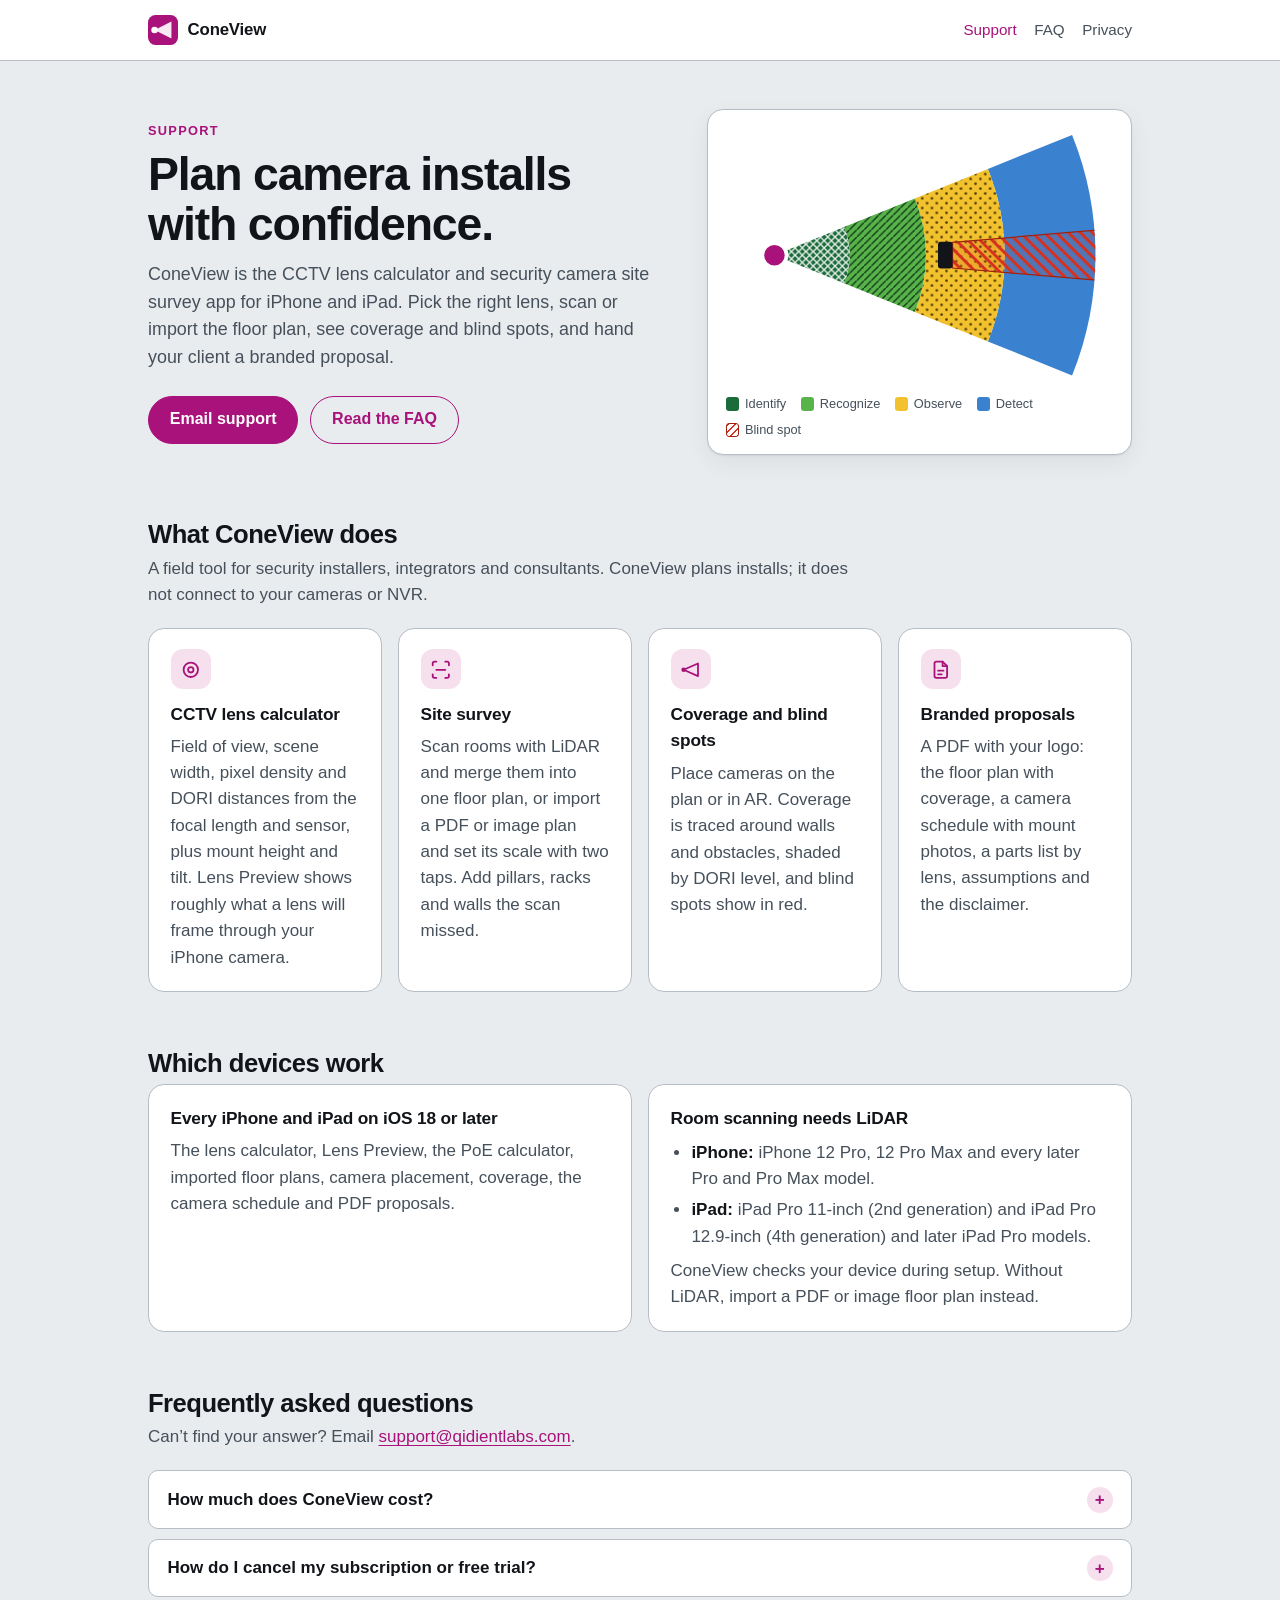
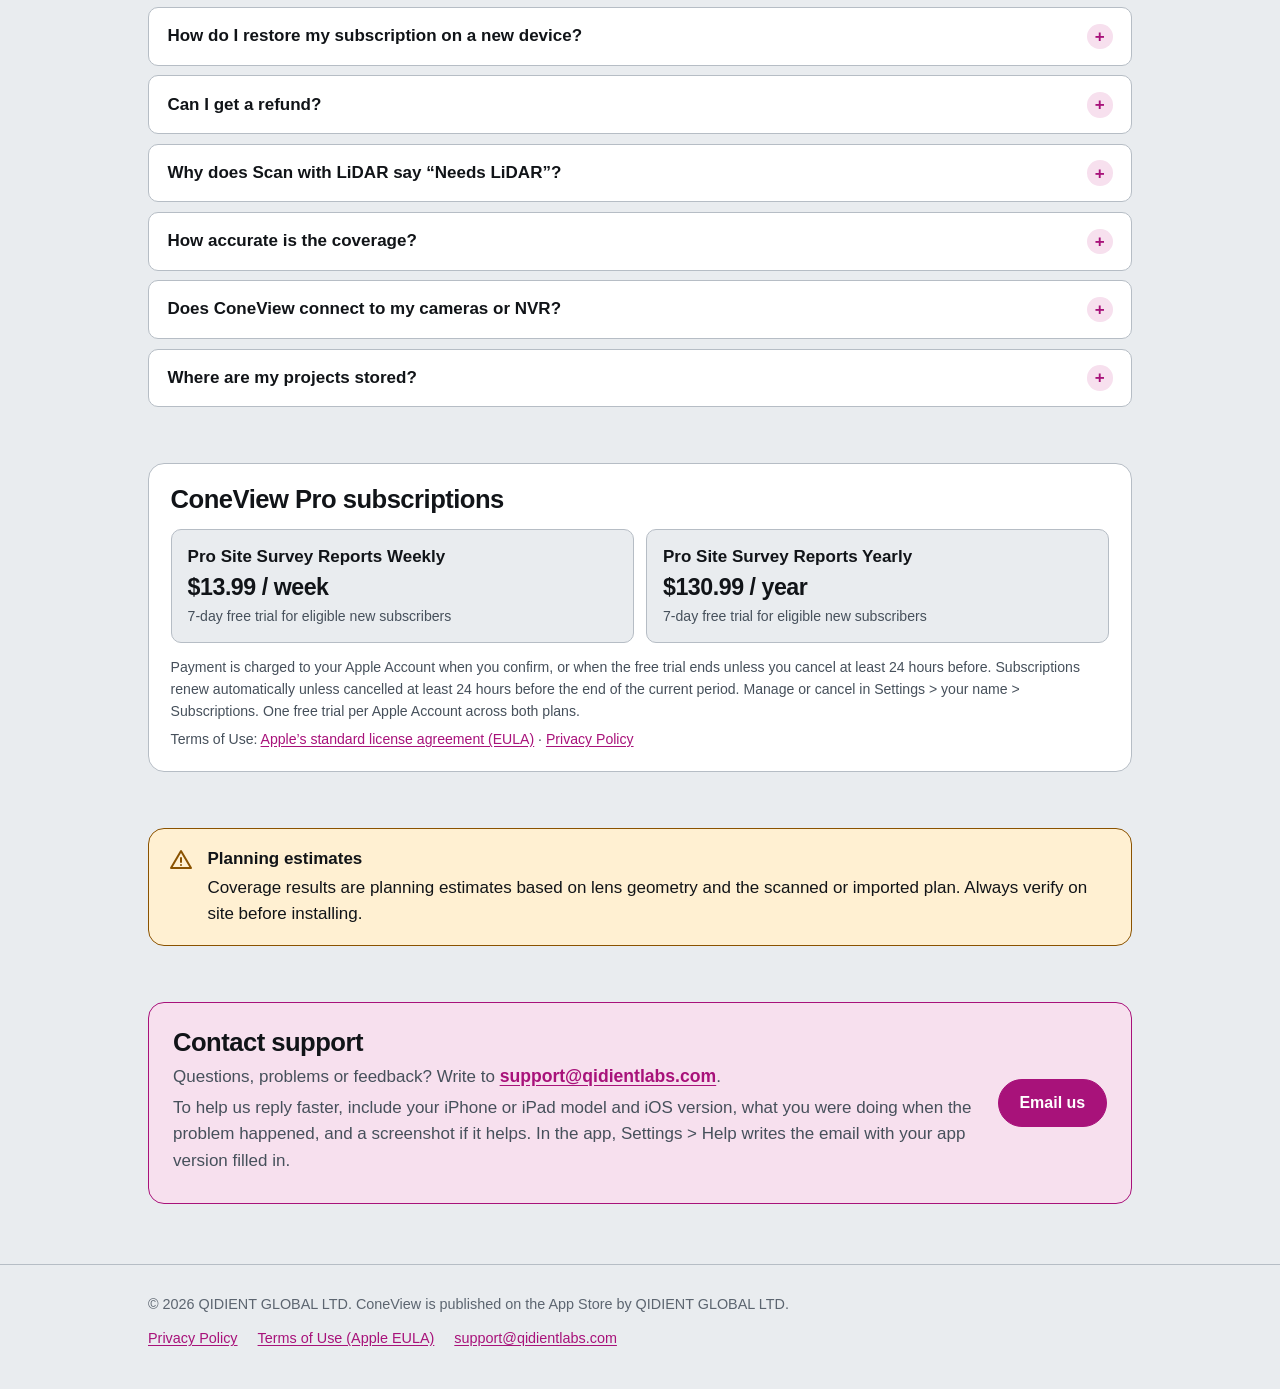
<file: index.html>
<!doctype html>
<html lang="en">
<head>
  <meta charset="utf-8">
  <meta name="viewport" content="width=device-width, initial-scale=1">
  <title>ConeView Support · CCTV Lens Calculator &amp; Site Survey</title>
  <meta name="description" content="Help for ConeView, the CCTV lens calculator and security camera site survey app for iPhone and iPad: LiDAR devices, subscriptions, cancelling, restoring purchases and contacting support.">
  <meta name="color-scheme" content="light dark">
  <link rel="icon" href="data:image/svg+xml,%3Csvg xmlns='http://www.w3.org/2000/svg' viewBox='0 0 32 32'%3E%3Crect width='32' height='32' rx='8' fill='%23A8127A'/%3E%3Cpath d='M7 16 25 7v18z' fill='%23fff' opacity='.9'/%3E%3Ccircle cx='7' cy='16' r='3.5' fill='%23fff'/%3E%3C/svg%3E">
  <link rel="stylesheet" href="styles.css">
</head>
<body>
  <a class="skip" href="#main">Skip to content</a>

  <header class="topbar">
    <div class="wrap">
      <a class="brand" href="index.html" aria-label="ConeView support home">
        <svg viewBox="0 0 32 32" aria-hidden="true"><rect width="32" height="32" rx="8" fill="#A8127A"/><path d="M7 16 25 7v18z" fill="#fff" opacity=".9"/><circle cx="7" cy="16" r="3.5" fill="#fff"/></svg>
        ConeView
      </a>
      <nav class="topnav" aria-label="Site">
        <a href="index.html" aria-current="page">Support</a>
        <a class="wide" href="#faq">FAQ</a>
        <a href="privacy.html">Privacy</a>
      </nav>
    </div>
  </header>

  <main id="main">
    <section class="hero">
      <div class="wrap">
        <div>
          <p class="eyebrow">Support</p>
          <h1>Plan camera installs with confidence.</h1>
          <p class="lede">ConeView is the CCTV lens calculator and security camera site survey app for iPhone and iPad. Pick the right lens, scan or import the floor plan, see coverage and blind spots, and hand your client a branded proposal.</p>
          <div class="actions">
            <a class="button primary" href="mailto:support@qidientlabs.com?subject=ConeView%20support">Email support</a>
            <a class="button secondary" href="#faq">Read the FAQ</a>
          </div>
        </div>
        <figure class="figure">
          <svg viewBox="0 0 320 210" role="img" aria-labelledby="cone-title">
            <title id="cone-title">A camera's coverage cone split into Identify, Recognize, Observe and Detect bands, with a pillar casting a blind spot.</title>
            <defs>
              <pattern id="p-identify" width="6" height="6" patternUnits="userSpaceOnUse">
                <rect width="6" height="6" fill="#1C6B3A"/>
                <path d="M0 6 6 0M0 0 6 6" stroke="#fff" stroke-opacity=".9" stroke-width="1.1"/>
              </pattern>
              <pattern id="p-recognize" width="6" height="6" patternUnits="userSpaceOnUse">
                <rect width="6" height="6" fill="#57B34A"/>
                <path d="M0 6 6 0" stroke="#06260C" stroke-opacity=".9" stroke-width="1.1"/>
              </pattern>
              <pattern id="p-observe" width="8" height="8" patternUnits="userSpaceOnUse">
                <rect width="8" height="8" fill="#F2C12E"/>
                <circle cx="2" cy="2" r="1.1" fill="#3D2D00" fill-opacity=".9"/>
                <circle cx="6" cy="6" r="1.1" fill="#3D2D00" fill-opacity=".9"/>
              </pattern>
              <pattern id="p-blind" width="7" height="7" patternUnits="userSpaceOnUse" patternTransform="rotate(135)">
                <rect width="7" height="7" fill="#D7301F" fill-opacity=".16"/>
                <rect width="2.4" height="7" fill="#D7301F"/>
              </pattern>
              <clipPath id="cone-clip">
                <path d="M40 105 285.7 5.7A265 265 0 0 1 285.7 204.3Z"/>
              </clipPath>
            </defs>
            <path d="M216.2 33.8 285.7 5.7A265 265 0 0 1 285.7 204.3L216.2 176.2A190 190 0 0 0 216.2 33.8Z" fill="#3A82CF"/>
            <path d="M155.9 58.2 216.2 33.8A190 190 0 0 1 216.2 176.2L155.9 151.8A125 125 0 0 0 155.9 58.2Z" fill="url(#p-observe)"/>
            <path d="M97.5 81.8 155.9 58.2A125 125 0 0 1 155.9 151.8L97.5 128.2A62 62 0 0 0 97.5 81.8Z" fill="url(#p-recognize)"/>
            <path d="M40 105 97.5 81.8A62 62 0 0 1 97.5 128.2Z" fill="url(#p-identify)"/>
            <g clip-path="url(#cone-clip)">
              <path d="M187 94.4 306 84.3V125.7L187 115.6Z" fill="url(#p-blind)" stroke="#A3200F" stroke-width="1"/>
            </g>
            <rect x="175" y="94" width="12" height="22" rx="2" fill="#111418"/>
            <circle cx="40" cy="105" r="10" fill="#A8127A" stroke="#fff" stroke-width="3"/>
          </svg>
          <ul class="legend" aria-label="Coverage legend">
            <li><span class="swatch sw-identify"></span>Identify</li>
            <li><span class="swatch sw-recognize"></span>Recognize</li>
            <li><span class="swatch sw-observe"></span>Observe</li>
            <li><span class="swatch sw-detect"></span>Detect</li>
            <li><span class="swatch sw-blind"></span>Blind spot</li>
          </ul>
        </figure>
      </div>
    </section>

    <section class="section" aria-labelledby="what">
      <div class="wrap">
        <h2 id="what">What ConeView does</h2>
        <p class="intro">A field tool for security installers, integrators and consultants. ConeView plans installs; it does not connect to your cameras or NVR.</p>
        <div class="grid">
          <article class="card">
            <span class="icon" aria-hidden="true"><svg viewBox="0 0 24 24" fill="none" stroke="currentColor" stroke-width="2" stroke-linecap="round" stroke-linejoin="round"><circle cx="12" cy="12" r="8"/><circle cx="12" cy="12" r="3"/></svg></span>
            <h3>CCTV lens calculator</h3>
            <p>Field of view, scene width, pixel density and DORI distances from the focal length and sensor, plus mount height and tilt. Lens Preview shows roughly what a lens will frame through your iPhone camera.</p>
          </article>
          <article class="card">
            <span class="icon" aria-hidden="true"><svg viewBox="0 0 24 24" fill="none" stroke="currentColor" stroke-width="2" stroke-linecap="round" stroke-linejoin="round"><path d="M3 7V5a2 2 0 0 1 2-2h2M17 3h2a2 2 0 0 1 2 2v2M21 17v2a2 2 0 0 1-2 2h-2M7 21H5a2 2 0 0 1-2-2v-2"/><path d="M7 12h10"/></svg></span>
            <h3>Site survey</h3>
            <p>Scan rooms with LiDAR and merge them into one floor plan, or import a PDF or image plan and set its scale with two taps. Add pillars, racks and walls the scan missed.</p>
          </article>
          <article class="card">
            <span class="icon" aria-hidden="true"><svg viewBox="0 0 24 24" fill="none" stroke="currentColor" stroke-width="2" stroke-linecap="round" stroke-linejoin="round"><path d="M4 12 20 5v14z"/><circle cx="4" cy="12" r="1.5"/></svg></span>
            <h3>Coverage and blind spots</h3>
            <p>Place cameras on the plan or in AR. Coverage is traced around walls and obstacles, shaded by DORI level, and blind spots show in red.</p>
          </article>
          <article class="card">
            <span class="icon" aria-hidden="true"><svg viewBox="0 0 24 24" fill="none" stroke="currentColor" stroke-width="2" stroke-linecap="round" stroke-linejoin="round"><path d="M14 3H7a2 2 0 0 0-2 2v14a2 2 0 0 0 2 2h10a2 2 0 0 0 2-2V8z"/><path d="M14 3v5h5M9 13h6M9 17h4"/></svg></span>
            <h3>Branded proposals</h3>
            <p>A PDF with your logo: the floor plan with coverage, a camera schedule with mount photos, a parts list by lens, assumptions and the disclaimer.</p>
          </article>
        </div>
      </div>
    </section>

    <section class="section" aria-labelledby="devices">
      <div class="wrap">
        <h2 id="devices">Which devices work</h2>
        <div class="split">
          <div class="card">
            <h3>Every iPhone and iPad on iOS 18 or later</h3>
            <p>The lens calculator, Lens Preview, the PoE calculator, imported floor plans, camera placement, coverage, the camera schedule and PDF proposals.</p>
          </div>
          <div class="card">
            <h3>Room scanning needs LiDAR</h3>
            <ul>
              <li><strong>iPhone:</strong> iPhone 12 Pro, 12 Pro Max and every later Pro and Pro Max model.</li>
              <li><strong>iPad:</strong> iPad Pro 11-inch (2nd generation) and iPad Pro 12.9-inch (4th generation) and later iPad Pro models.</li>
            </ul>
            <p>ConeView checks your device during setup. Without LiDAR, import a PDF or image floor plan instead.</p>
          </div>
        </div>
      </div>
    </section>

    <section class="section" id="faq" aria-labelledby="faq-title">
      <div class="wrap">
        <h2 id="faq-title">Frequently asked questions</h2>
        <p class="intro">Can’t find your answer? Email <a href="mailto:support@qidientlabs.com?subject=ConeView%20support">support@qidientlabs.com</a>.</p>
        <div class="faq">
          <details>
            <summary>How much does ConeView cost?</summary>
            <div class="answer">
              <p>All of ConeView’s tools come with ConeView Pro: <strong>$13.99 per week</strong> or <strong>$130.99 per year</strong> (US prices; the App Store shows the price for your country). Eligible new subscribers start with a 7-day free trial, one per Apple Account.</p>
            </div>
          </details>
          <details>
            <summary>How do I cancel my subscription or free trial?</summary>
            <div class="answer">
              <p>Subscriptions are billed and managed by Apple. To cancel, open the <strong>Settings</strong> app, tap your name, then <strong>Subscriptions</strong>, choose <strong>ConeView</strong> and tap <strong>Cancel Subscription</strong>. In ConeView you can also go to Settings &gt; Subscription &gt; Manage subscription.</p>
              <p>Cancel at least 24 hours before the trial or the current period ends to avoid the next charge. Deleting the app does not cancel a subscription.</p>
            </div>
          </details>
          <details>
            <summary>How do I restore my subscription on a new device?</summary>
            <div class="answer">
              <p>Sign in with the Apple Account you subscribed with, open ConeView and tap <strong>Restore Purchases</strong> on the subscription screen, or go to Settings &gt; Subscription &gt; Restore purchases. You don’t need an account with us.</p>
            </div>
          </details>
          <details>
            <summary>Can I get a refund?</summary>
            <div class="answer">
              <p>Apple handles all payments and refunds. Request one at <a href="https://reportaproblem.apple.com">reportaproblem.apple.com</a>.</p>
            </div>
          </details>
          <details>
            <summary>Why does Scan with LiDAR say “Needs LiDAR”?</summary>
            <div class="answer">
              <p>Room scanning needs a LiDAR sensor (see “Which devices work” above). On other devices, choose <strong>Import plan (PDF or image)</strong> right below it and set the scale by marking two points a known distance apart. Everything else works the same.</p>
            </div>
          </details>
          <details>
            <summary>How accurate is the coverage?</summary>
            <div class="answer">
              <p>Coverage results are planning estimates based on lens geometry and the scanned or imported plan. Always verify on site before installing. DORI levels use the IEC 62676-4 pixel densities.</p>
            </div>
          </details>
          <details>
            <summary>Does ConeView connect to my cameras or NVR?</summary>
            <div class="answer">
              <p>No. ConeView is a planning tool. It does not stream, record or control cameras.</p>
            </div>
          </details>
          <details>
            <summary>Where are my projects stored?</summary>
            <div class="answer">
              <p>Only on your iPhone or iPad. There is no account and no ConeView server. Your device backup (iCloud Backup or a computer backup) includes your projects, so they come back when you restore a backup to a new device. Deleting ConeView deletes them. Read the <a href="privacy.html">privacy policy</a>.</p>
            </div>
          </details>
        </div>
      </div>
    </section>

    <section class="section" id="subscriptions" aria-labelledby="subs-title">
      <div class="wrap">
        <div class="card">
          <h2 id="subs-title">ConeView Pro subscriptions</h2>
          <div class="plans">
            <div class="plan"><span class="name">Pro Site Survey Reports Weekly</span><span class="price">$13.99 / week</span><span class="terms">7-day free trial for eligible new subscribers</span></div>
            <div class="plan"><span class="name">Pro Site Survey Reports Yearly</span><span class="price">$130.99 / year</span><span class="terms">7-day free trial for eligible new subscribers</span></div>
          </div>
          <p class="fine">Payment is charged to your Apple Account when you confirm, or when the free trial ends unless you cancel at least 24 hours before. Subscriptions renew automatically unless cancelled at least 24 hours before the end of the current period. Manage or cancel in Settings &gt; your name &gt; Subscriptions. One free trial per Apple Account across both plans.</p>
          <p class="fine">Terms of Use: <a href="https://www.apple.com/legal/internet-services/itunes/dev/stdeula/">Apple’s standard license agreement (EULA)</a> · <a href="privacy.html">Privacy Policy</a></p>
        </div>
      </div>
    </section>

    <section class="section" aria-label="Coverage disclaimer">
      <div class="wrap">
        <div class="callout">
          <svg viewBox="0 0 24 24" fill="none" stroke="currentColor" stroke-width="2" stroke-linecap="round" stroke-linejoin="round" aria-hidden="true"><path d="M12 3 2 20h20z"/><path d="M12 10v4M12 17h.01"/></svg>
          <p><strong>Planning estimates</strong>Coverage results are planning estimates based on lens geometry and the scanned or imported plan. Always verify on site before installing.</p>
        </div>
      </div>
    </section>

    <section class="section" id="contact" aria-labelledby="contact-title">
      <div class="wrap">
        <div class="contact">
          <div>
            <h2 id="contact-title">Contact support</h2>
            <p>Questions, problems or feedback? Write to <a class="mail" href="mailto:support@qidientlabs.com?subject=ConeView%20support">support@qidientlabs.com</a>.</p>
            <p>To help us reply faster, include your iPhone or iPad model and iOS version, what you were doing when the problem happened, and a screenshot if it helps. In the app, Settings &gt; Help writes the email with your app version filled in.</p>
          </div>
          <a class="button primary" href="mailto:support@qidientlabs.com?subject=ConeView%20support">Email us</a>
        </div>
      </div>
    </section>
  </main>

  <footer class="footer">
    <div class="wrap">
      <p>© 2026 QIDIENT GLOBAL LTD. ConeView is published on the App Store by QIDIENT GLOBAL LTD.</p>
      <nav aria-label="Legal">
        <a href="privacy.html">Privacy Policy</a>
        <a href="https://www.apple.com/legal/internet-services/itunes/dev/stdeula/">Terms of Use (Apple EULA)</a>
        <a href="mailto:support@qidientlabs.com?subject=ConeView%20support">support@qidientlabs.com</a>
      </nav>
    </div>
  </footer>
</body>
</html>
</file>
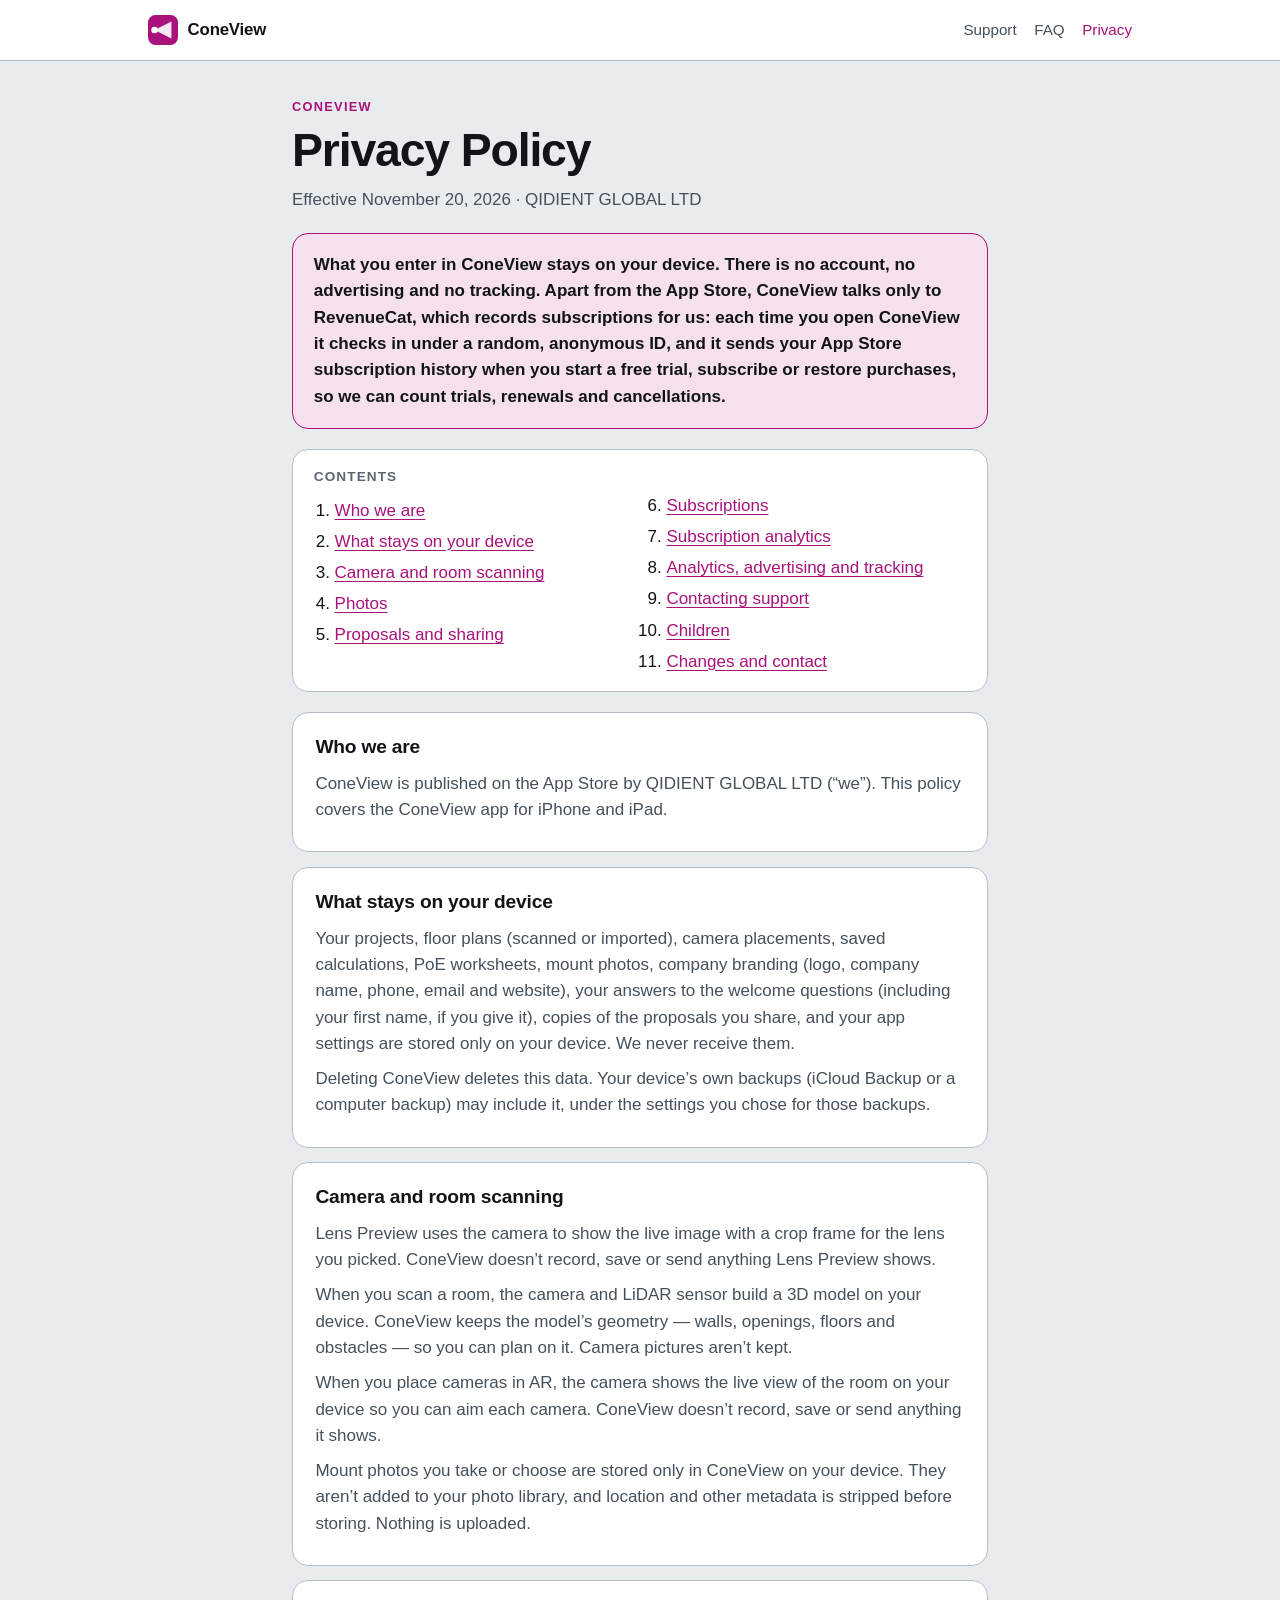
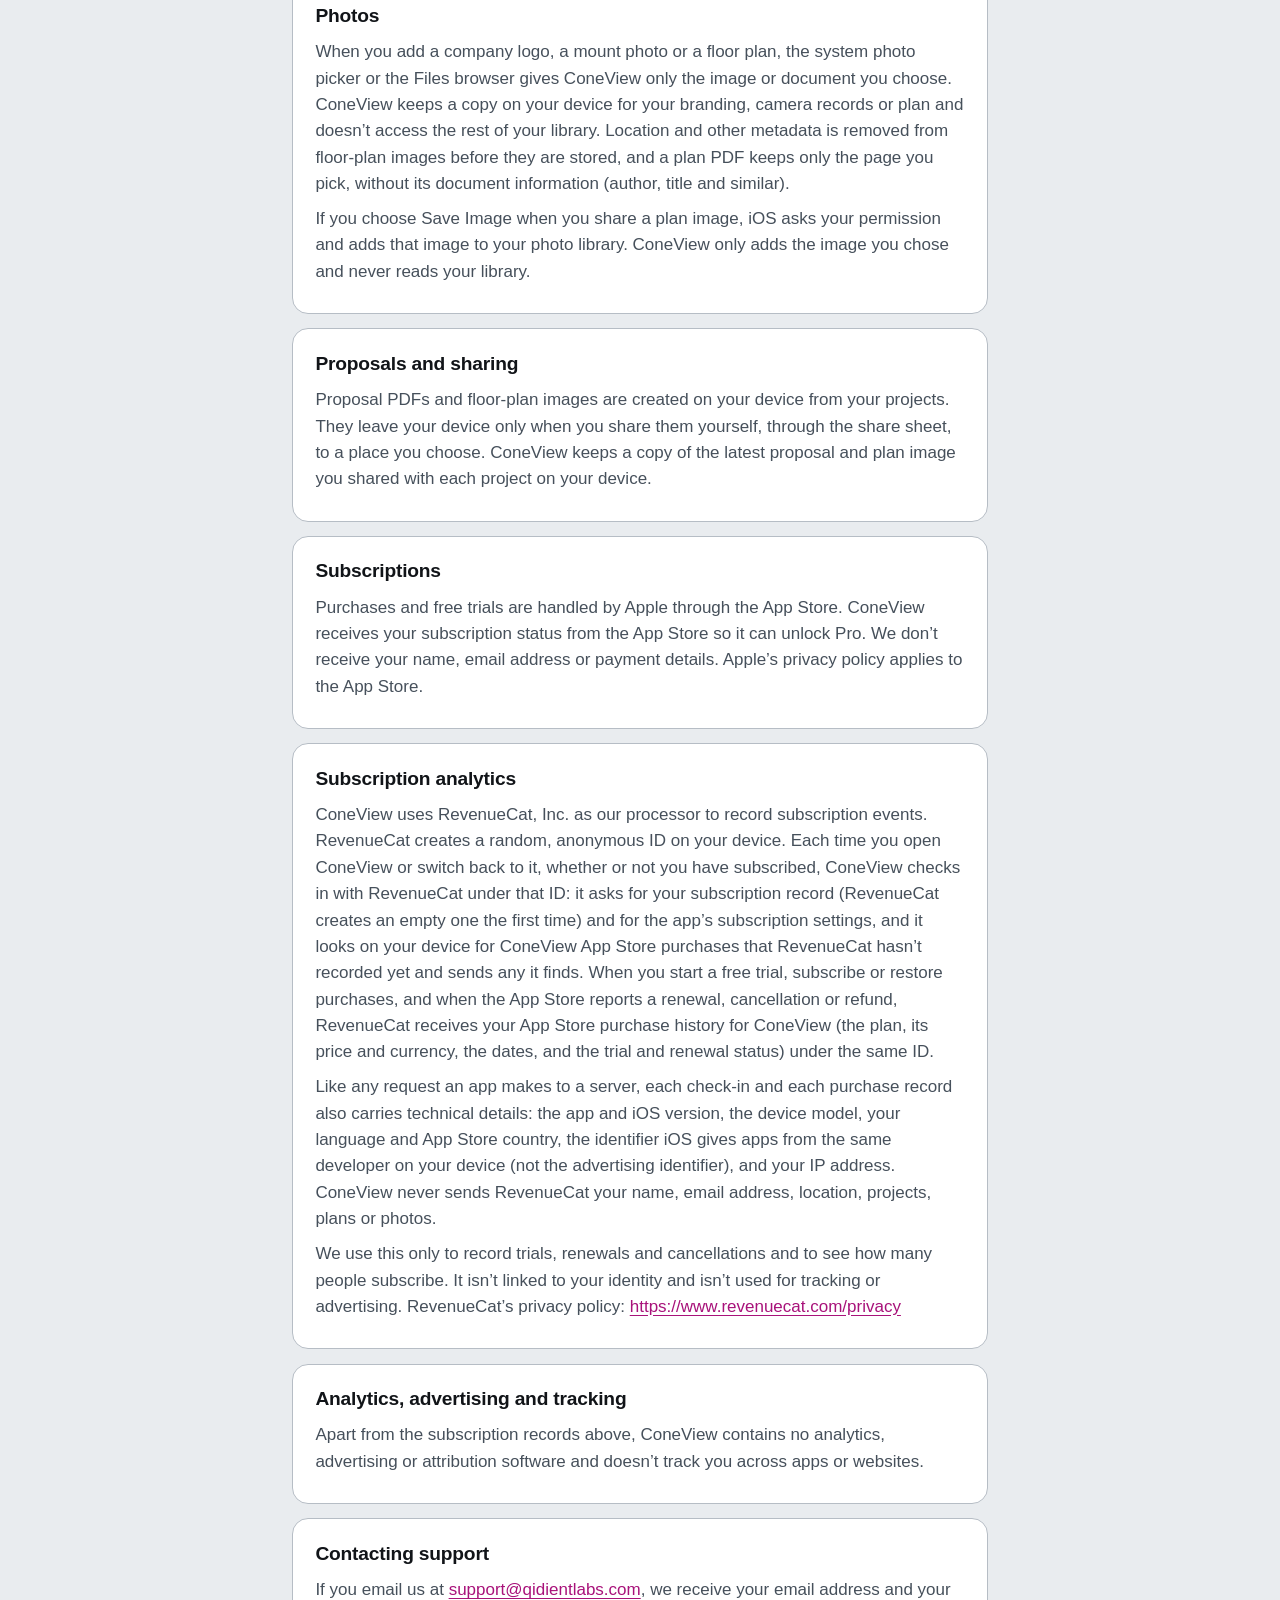
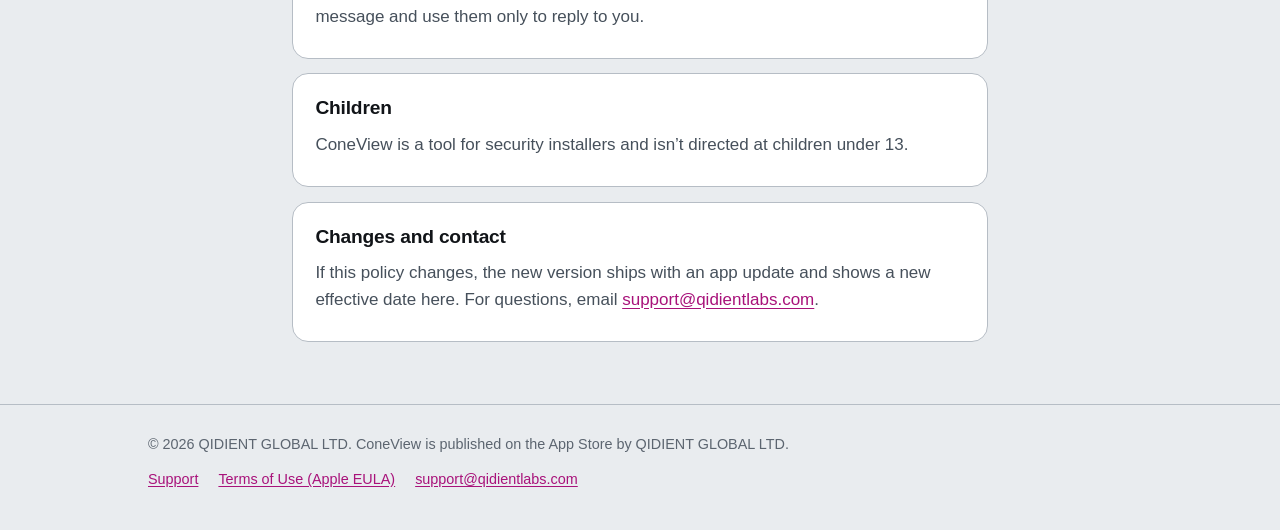
<file: privacy.html>
<!doctype html>
<html lang="en">
<head>
  <meta charset="utf-8">
  <meta name="viewport" content="width=device-width, initial-scale=1">
  <title>ConeView Privacy Policy</title>
  <meta name="description" content="Privacy policy for ConeView, the CCTV lens calculator and security camera site survey app for iPhone and iPad by QIDIENT GLOBAL LTD.">
  <meta name="color-scheme" content="light dark">
  <link rel="icon" href="data:image/svg+xml,%3Csvg xmlns='http://www.w3.org/2000/svg' viewBox='0 0 32 32'%3E%3Crect width='32' height='32' rx='8' fill='%23A8127A'/%3E%3Cpath d='M7 16 25 7v18z' fill='%23fff' opacity='.9'/%3E%3Ccircle cx='7' cy='16' r='3.5' fill='%23fff'/%3E%3C/svg%3E">
  <link rel="stylesheet" href="styles.css">
</head>
<body>
  <a class="skip" href="#main">Skip to content</a>

  <header class="topbar">
    <div class="wrap">
      <a class="brand" href="index.html" aria-label="ConeView support home">
        <svg viewBox="0 0 32 32" aria-hidden="true"><rect width="32" height="32" rx="8" fill="#A8127A"/><path d="M7 16 25 7v18z" fill="#fff" opacity=".9"/><circle cx="7" cy="16" r="3.5" fill="#fff"/></svg>
        ConeView
      </a>
      <nav class="topnav" aria-label="Site">
        <a href="index.html">Support</a>
        <a class="wide" href="index.html#faq">FAQ</a>
        <a href="privacy.html" aria-current="page">Privacy</a>
      </nav>
    </div>
  </header>

  <main id="main" class="doc">
    <div class="wrap">
      <p class="eyebrow">ConeView</p>
      <h1>Privacy Policy</h1>
      <p class="meta">Effective <time datetime="2026-11-20">November 20, 2026</time> · QIDIENT GLOBAL LTD</p>

      <p class="summary-card">What you enter in ConeView stays on your device. There is no account, no advertising and no tracking. Apart from the App Store, ConeView talks only to RevenueCat, which records subscriptions for us: each time you open ConeView it checks in under a random, anonymous ID, and it sends your App Store subscription history when you start a free trial, subscribe or restore purchases, so we can count trials, renewals and cancellations.</p>

      <nav class="toc" aria-labelledby="toc-title">
        <h2 id="toc-title">Contents</h2>
        <ol>
          <li><a href="#who-we-are">Who we are</a></li>
          <li><a href="#what-stays-on-your-device">What stays on your device</a></li>
          <li><a href="#camera-and-room-scanning">Camera and room scanning</a></li>
          <li><a href="#photos">Photos</a></li>
          <li><a href="#proposals-and-sharing">Proposals and sharing</a></li>
          <li><a href="#subscriptions">Subscriptions</a></li>
          <li><a href="#subscription-analytics">Subscription analytics</a></li>
          <li><a href="#analytics-advertising-and-tracking">Analytics, advertising and tracking</a></li>
          <li><a href="#contacting-support">Contacting support</a></li>
          <li><a href="#children">Children</a></li>
          <li><a href="#changes-and-contact">Changes and contact</a></li>
        </ol>
      </nav>

      <div class="policy">
        <section id="who-we-are" aria-labelledby="who-we-are-h">
          <h2 id="who-we-are-h">Who we are</h2>
          <p>ConeView is published on the App Store by QIDIENT GLOBAL LTD (“we”). This policy covers the ConeView app for iPhone and iPad.</p>
        </section>
        <section id="what-stays-on-your-device" aria-labelledby="what-stays-on-your-device-h">
          <h2 id="what-stays-on-your-device-h">What stays on your device</h2>
          <p>Your projects, floor plans (scanned or imported), camera placements, saved calculations, PoE worksheets, mount photos, company branding (logo, company name, phone, email and website), your answers to the welcome questions (including your first name, if you give it), copies of the proposals you share, and your app settings are stored only on your device. We never receive them.</p>
          <p>Deleting ConeView deletes this data. Your device’s own backups (iCloud Backup or a computer backup) may include it, under the settings you chose for those backups.</p>
        </section>
        <section id="camera-and-room-scanning" aria-labelledby="camera-and-room-scanning-h">
          <h2 id="camera-and-room-scanning-h">Camera and room scanning</h2>
          <p>Lens Preview uses the camera to show the live image with a crop frame for the lens you picked. ConeView doesn’t record, save or send anything Lens Preview shows.</p>
          <p>When you scan a room, the camera and LiDAR sensor build a 3D model on your device. ConeView keeps the model’s geometry — walls, openings, floors and obstacles — so you can plan on it. Camera pictures aren’t kept.</p>
          <p>When you place cameras in AR, the camera shows the live view of the room on your device so you can aim each camera. ConeView doesn’t record, save or send anything it shows.</p>
          <p>Mount photos you take or choose are stored only in ConeView on your device. They aren’t added to your photo library, and location and other metadata is stripped before storing. Nothing is uploaded.</p>
        </section>
        <section id="photos" aria-labelledby="photos-h">
          <h2 id="photos-h">Photos</h2>
          <p>When you add a company logo, a mount photo or a floor plan, the system photo picker or the Files browser gives ConeView only the image or document you choose. ConeView keeps a copy on your device for your branding, camera records or plan and doesn’t access the rest of your library. Location and other metadata is removed from floor-plan images before they are stored, and a plan PDF keeps only the page you pick, without its document information (author, title and similar).</p>
          <p>If you choose Save Image when you share a plan image, iOS asks your permission and adds that image to your photo library. ConeView only adds the image you chose and never reads your library.</p>
        </section>
        <section id="proposals-and-sharing" aria-labelledby="proposals-and-sharing-h">
          <h2 id="proposals-and-sharing-h">Proposals and sharing</h2>
          <p>Proposal PDFs and floor-plan images are created on your device from your projects. They leave your device only when you share them yourself, through the share sheet, to a place you choose. ConeView keeps a copy of the latest proposal and plan image you shared with each project on your device.</p>
        </section>
        <section id="subscriptions" aria-labelledby="subscriptions-h">
          <h2 id="subscriptions-h">Subscriptions</h2>
          <p>Purchases and free trials are handled by Apple through the App Store. ConeView receives your subscription status from the App Store so it can unlock Pro. We don’t receive your name, email address or payment details. Apple’s privacy policy applies to the App Store.</p>
        </section>
        <section id="subscription-analytics" aria-labelledby="subscription-analytics-h">
          <h2 id="subscription-analytics-h">Subscription analytics</h2>
          <p>ConeView uses RevenueCat, Inc. as our processor to record subscription events. RevenueCat creates a random, anonymous ID on your device. Each time you open ConeView or switch back to it, whether or not you have subscribed, ConeView checks in with RevenueCat under that ID: it asks for your subscription record (RevenueCat creates an empty one the first time) and for the app’s subscription settings, and it looks on your device for ConeView App Store purchases that RevenueCat hasn’t recorded yet and sends any it finds. When you start a free trial, subscribe or restore purchases, and when the App Store reports a renewal, cancellation or refund, RevenueCat receives your App Store purchase history for ConeView (the plan, its price and currency, the dates, and the trial and renewal status) under the same ID.</p>
          <p>Like any request an app makes to a server, each check-in and each purchase record also carries technical details: the app and iOS version, the device model, your language and App Store country, the identifier iOS gives apps from the same developer on your device (not the advertising identifier), and your IP address. ConeView never sends RevenueCat your name, email address, location, projects, plans or photos.</p>
          <p>We use this only to record trials, renewals and cancellations and to see how many people subscribe. It isn’t linked to your identity and isn’t used for tracking or advertising. RevenueCat’s privacy policy: <a href="https://www.revenuecat.com/privacy">https://www.revenuecat.com/privacy</a></p>
        </section>
        <section id="analytics-advertising-and-tracking" aria-labelledby="analytics-advertising-and-tracking-h">
          <h2 id="analytics-advertising-and-tracking-h">Analytics, advertising and tracking</h2>
          <p>Apart from the subscription records above, ConeView contains no analytics, advertising or attribution software and doesn’t track you across apps or websites.</p>
        </section>
        <section id="contacting-support" aria-labelledby="contacting-support-h">
          <h2 id="contacting-support-h">Contacting support</h2>
          <p>If you email us at <a href="mailto:support@qidientlabs.com?subject=ConeView%20privacy">support@qidientlabs.com</a>, we receive your email address and your message and use them only to reply to you.</p>
        </section>
        <section id="children" aria-labelledby="children-h">
          <h2 id="children-h">Children</h2>
          <p>ConeView is a tool for security installers and isn’t directed at children under 13.</p>
        </section>
        <section id="changes-and-contact" aria-labelledby="changes-and-contact-h">
          <h2 id="changes-and-contact-h">Changes and contact</h2>
          <p>If this policy changes, the new version ships with an app update and shows a new effective date here. For questions, email <a href="mailto:support@qidientlabs.com?subject=ConeView%20privacy">support@qidientlabs.com</a>.</p>
        </section>
      </div>
    </div>
  </main>

  <footer class="footer">
    <div class="wrap">
      <p>© 2026 QIDIENT GLOBAL LTD. ConeView is published on the App Store by QIDIENT GLOBAL LTD.</p>
      <nav aria-label="Legal">
        <a href="index.html">Support</a>
        <a href="https://www.apple.com/legal/internet-services/itunes/dev/stdeula/">Terms of Use (Apple EULA)</a>
        <a href="mailto:support@qidientlabs.com?subject=ConeView%20support">support@qidientlabs.com</a>
      </nav>
    </div>
  </footer>
</body>
</html>
</file>
<file: styles.css>
/* ConeView support site. Self-contained: no scripts, web fonts or CDNs. Colours follow docs/DESIGN.md ("Survey Mark"). */

:root {
  color-scheme: light dark;
  --canvas: #e9ecef;
  --surface: #ffffff;
  --sunken: #e4e7eb;
  --hairline: #b6bdc5;
  --border: #78818c;
  --ink: #111418;
  --ink-2: #46505b;
  --ink-3: #5c6570;
  --accent: #a8127a;
  --accent-strong: #8a0e64;
  --on-accent: #ffffff;
  --accent-soft: #f7e0ee;
  --warning: #8a5200;
  --warning-soft: #fff0d2;
  --radius: 16px;
  --radius-s: 10px;
  --shadow: 0 1px 2px rgba(17, 20, 24, 0.06), 0 8px 24px rgba(17, 20, 24, 0.06);
  --page: 64rem;
}

@media (prefers-color-scheme: dark) {
  :root {
    --canvas: #0f1113;
    --surface: #1c2025;
    --sunken: #2a2f35;
    --hairline: #3a4048;
    --border: #6e7782;
    --ink: #f2f4f6;
    --ink-2: #b9c0c8;
    --ink-3: #9aa3ad;
    --accent: #f78bcb;
    --accent-strong: #ffb0dc;
    --on-accent: #2b0a1f;
    --accent-soft: #3a1a2f;
    --warning: #f2b84b;
    --warning-soft: #352812;
    --shadow: none;
  }
}

*, *::before, *::after { box-sizing: border-box; }

html { -webkit-text-size-adjust: 100%; scroll-behavior: smooth; }

@media (prefers-reduced-motion: reduce) {
  html { scroll-behavior: auto; }
}

body {
  margin: 0;
  font-family: -apple-system, BlinkMacSystemFont, "SF Pro Text", "Segoe UI", Roboto, "Helvetica Neue", Arial, sans-serif;
  font-size: 17px;
  line-height: 1.55;
  color: var(--ink);
  background: var(--canvas);
}

a { color: var(--accent); text-underline-offset: 0.15em; }
a:hover { color: var(--accent-strong); }
a:focus-visible, summary:focus-visible, .button:focus-visible {
  outline: 3px solid var(--accent);
  outline-offset: 3px;
  border-radius: 6px;
}

.skip {
  position: absolute;
  left: -999px;
  top: 0.5rem;
  padding: 0.5rem 0.9rem;
  background: var(--surface);
  border-radius: var(--radius-s);
  z-index: 10;
}
.skip:focus { left: 0.5rem; }

.wrap { max-width: var(--page); margin: 0 auto; padding: 0 1.25rem; }

/* Top bar */
.topbar {
  background: var(--surface);
  border-bottom: 1px solid var(--hairline);
}
.topbar .wrap {
  display: flex;
  align-items: center;
  justify-content: space-between;
  gap: 1rem;
  min-height: 3.75rem;
}
.brand {
  display: inline-flex;
  align-items: center;
  gap: 0.6rem;
  color: var(--ink);
  font-weight: 700;
  font-size: 1.05rem;
  letter-spacing: -0.01em;
  text-decoration: none;
}
.brand:hover { color: var(--ink); }
.brand svg { width: 30px; height: 30px; flex: none; }
.topnav { display: flex; gap: 1.1rem; font-size: 0.95rem; }
.topnav a { color: var(--ink-2); text-decoration: none; font-weight: 500; }
.topnav a:hover, .topnav a[aria-current="page"] { color: var(--accent); }

/* Hero */
.hero { padding: 3rem 0 2.25rem; }
.hero .wrap {
  display: grid;
  grid-template-columns: minmax(0, 1.1fr) minmax(0, 0.9fr);
  gap: 2.5rem;
  align-items: center;
}
.eyebrow {
  margin: 0 0 0.5rem;
  font-size: 0.8rem;
  font-weight: 700;
  letter-spacing: 0.1em;
  text-transform: uppercase;
  color: var(--accent);
}
h1 {
  margin: 0 0 0.75rem;
  font-size: clamp(2rem, 4.2vw, 2.9rem);
  line-height: 1.08;
  letter-spacing: -0.025em;
}
.lede { margin: 0 0 1.5rem; font-size: 1.12rem; color: var(--ink-2); max-width: 34rem; }
.actions { display: flex; flex-wrap: wrap; gap: 0.75rem; }
.button {
  display: inline-flex;
  align-items: center;
  justify-content: center;
  min-height: 2.9rem;
  padding: 0.65rem 1.3rem;
  border-radius: 999px;
  font-weight: 600;
  font-size: 1rem;
  text-decoration: none;
  border: 1.5px solid var(--accent);
}
.button.primary { background: var(--accent); color: var(--on-accent); }
.button.primary:hover { background: var(--accent-strong); border-color: var(--accent-strong); color: var(--on-accent); }
.button.secondary { background: transparent; color: var(--accent); }
.button.secondary:hover { background: var(--accent-soft); }

.figure {
  margin: 0;
  background: var(--surface);
  border: 1px solid var(--hairline);
  border-radius: var(--radius);
  box-shadow: var(--shadow);
  padding: 1.1rem 1.1rem 0.9rem;
}
.figure svg { display: block; width: 100%; height: auto; }
.legend {
  display: flex;
  flex-wrap: wrap;
  gap: 0.4rem 0.9rem;
  margin: 0.75rem 0 0;
  padding: 0;
  list-style: none;
  font-size: 0.8rem;
  color: var(--ink-2);
}
.legend li { display: inline-flex; align-items: center; gap: 0.35rem; margin: 0; }
.swatch { width: 0.85rem; height: 0.85rem; border-radius: 3px; flex: none; }
.sw-identify { background: #1c6b3a; }
.sw-recognize { background: #57b34a; }
.sw-observe { background: #f2c12e; }
.sw-detect { background: #3a82cf; }
.sw-blind { background: repeating-linear-gradient(135deg, #d7301f 0 2px, transparent 2px 5px); border: 1px solid #a3200f; }

/* Sections */
.section { padding: 1.75rem 0; }
.section h2 {
  margin: 0 0 0.35rem;
  font-size: 1.6rem;
  line-height: 1.2;
  letter-spacing: -0.02em;
}
.section .intro { margin: 0 0 1.25rem; color: var(--ink-2); max-width: 44rem; }

.grid {
  display: grid;
  grid-template-columns: repeat(auto-fit, minmax(14rem, 1fr));
  gap: 1rem;
}
.card {
  background: var(--surface);
  border: 1px solid var(--hairline);
  border-radius: var(--radius);
  padding: 1.25rem 1.35rem;
}
.card h3 { margin: 0 0 0.35rem; font-size: 1.08rem; letter-spacing: -0.01em; }
.card p { margin: 0.4rem 0; color: var(--ink-2); }
.card p:last-child { margin-bottom: 0; }
.icon {
  display: inline-grid;
  place-items: center;
  width: 2.5rem;
  height: 2.5rem;
  margin-bottom: 0.7rem;
  border-radius: 12px;
  background: var(--accent-soft);
  color: var(--accent);
}
.icon svg { width: 1.35rem; height: 1.35rem; }

.split {
  display: grid;
  grid-template-columns: repeat(auto-fit, minmax(18rem, 1fr));
  gap: 1rem;
}

ul, ol { margin: 0.5rem 0; padding-left: 1.3rem; }
li { margin: 0.3rem 0; }
.card li { color: var(--ink-2); }
.card li strong, .card p strong { color: var(--ink); }

/* Plans */
.plans { display: grid; grid-template-columns: repeat(auto-fit, minmax(12rem, 1fr)); gap: 0.75rem; margin: 0.9rem 0; }
.plan {
  border: 1.5px solid var(--hairline);
  border-radius: var(--radius-s);
  padding: 0.85rem 1rem;
  background: var(--canvas);
}
.plan .price { display: block; font-size: 1.45rem; font-weight: 700; letter-spacing: -0.02em; color: var(--ink); }
.plan .name { display: block; font-weight: 600; color: var(--ink); }
.plan .terms { display: block; font-size: 0.88rem; color: var(--ink-2); }
.fine { font-size: 0.88rem; color: var(--ink-3); }

/* FAQ */
.faq { display: grid; gap: 0.6rem; }
.faq details {
  background: var(--surface);
  border: 1px solid var(--hairline);
  border-radius: var(--radius-s);
}
.faq summary {
  cursor: pointer;
  list-style: none;
  display: flex;
  justify-content: space-between;
  align-items: center;
  gap: 1rem;
  padding: 0.95rem 1.15rem;
  font-weight: 600;
}
.faq summary::-webkit-details-marker { display: none; }
.faq summary::after {
  content: "+";
  flex: none;
  display: inline-grid;
  place-items: center;
  width: 1.6rem;
  height: 1.6rem;
  border-radius: 50%;
  background: var(--accent-soft);
  color: var(--accent);
  font-weight: 700;
  line-height: 1;
}
.faq details[open] summary::after { content: "\2212"; }
.faq .answer { padding: 0 1.15rem 1rem; color: var(--ink-2); }
.faq .answer p { margin: 0.4rem 0; }

/* Callouts */
.callout {
  display: flex;
  gap: 0.9rem;
  align-items: flex-start;
  background: var(--warning-soft);
  border: 1px solid var(--warning);
  border-radius: var(--radius);
  padding: 1.1rem 1.25rem;
}
.callout svg { width: 1.5rem; height: 1.5rem; flex: none; color: var(--warning); margin-top: 0.1rem; }
.callout p { margin: 0; }
.callout strong { display: block; margin-bottom: 0.15rem; }

.contact {
  background: var(--accent-soft);
  border: 1px solid var(--accent);
  border-radius: var(--radius);
  padding: 1.5rem;
  display: grid;
  grid-template-columns: minmax(0, 1fr) auto;
  gap: 1.25rem;
  align-items: center;
}
.contact h2 { margin: 0 0 0.3rem; }
.contact p { margin: 0.3rem 0; color: var(--ink-2); }
.mail { font-weight: 700; font-size: 1.1rem; word-break: break-all; }

/* Privacy page */
.doc { padding: 2.25rem 0 1rem; }
.doc .wrap { max-width: 46rem; }
.doc .meta { margin: 0 0 1.25rem; color: var(--ink-2); }
.summary-card {
  background: var(--accent-soft);
  border: 1px solid var(--accent);
  border-radius: var(--radius);
  padding: 1.1rem 1.3rem;
  font-weight: 600;
  margin-bottom: 1.25rem;
}
.toc {
  background: var(--surface);
  border: 1px solid var(--hairline);
  border-radius: var(--radius);
  padding: 1rem 1.3rem;
  margin-bottom: 1.25rem;
}
.toc h2 { margin: 0 0 0.4rem; font-size: 0.85rem; letter-spacing: 0.08em; text-transform: uppercase; color: var(--ink-3); }
.toc ol { columns: 2 14rem; column-gap: 2rem; margin: 0; }
.toc li { break-inside: avoid; }
.policy section {
  background: var(--surface);
  border: 1px solid var(--hairline);
  border-radius: var(--radius);
  padding: 1.2rem 1.4rem;
  margin-bottom: 0.9rem;
  scroll-margin-top: 1rem;
}
.policy h2 { margin: 0 0 0.45rem; font-size: 1.2rem; letter-spacing: -0.01em; }
.policy p { margin: 0.55rem 0; color: var(--ink-2); }
.policy a { word-break: break-word; }

/* Footer */
.footer {
  margin-top: 2rem;
  padding: 1.75rem 0 2.5rem;
  border-top: 1px solid var(--hairline);
  font-size: 0.9rem;
  color: var(--ink-3);
}
.footer .wrap { display: flex; flex-wrap: wrap; justify-content: space-between; gap: 0.75rem 1.5rem; }
.footer nav { display: flex; flex-wrap: wrap; gap: 0.5rem 1.25rem; }
.footer p { margin: 0; }

@media (max-width: 760px) {
  .hero { padding: 2rem 0 1.25rem; }
  .hero .wrap { grid-template-columns: minmax(0, 1fr); gap: 1.75rem; }
  .contact { grid-template-columns: minmax(0, 1fr); }
}

@media (max-width: 480px) {
  body { font-size: 16px; }
  .wrap { padding: 0 1rem; }
  .topnav { gap: 0.8rem; font-size: 0.9rem; }
  .topnav .wide { display: none; }
  .card, .policy section { padding: 1.05rem 1.1rem; }
  .actions .button { flex: 1 1 100%; }
}

@media print {
  .topbar, .skip, .actions, .footer nav { display: none; }
  body { background: #fff; color: #000; }
  .card, .policy section, .faq details { border-color: #999; }
}
</file>
